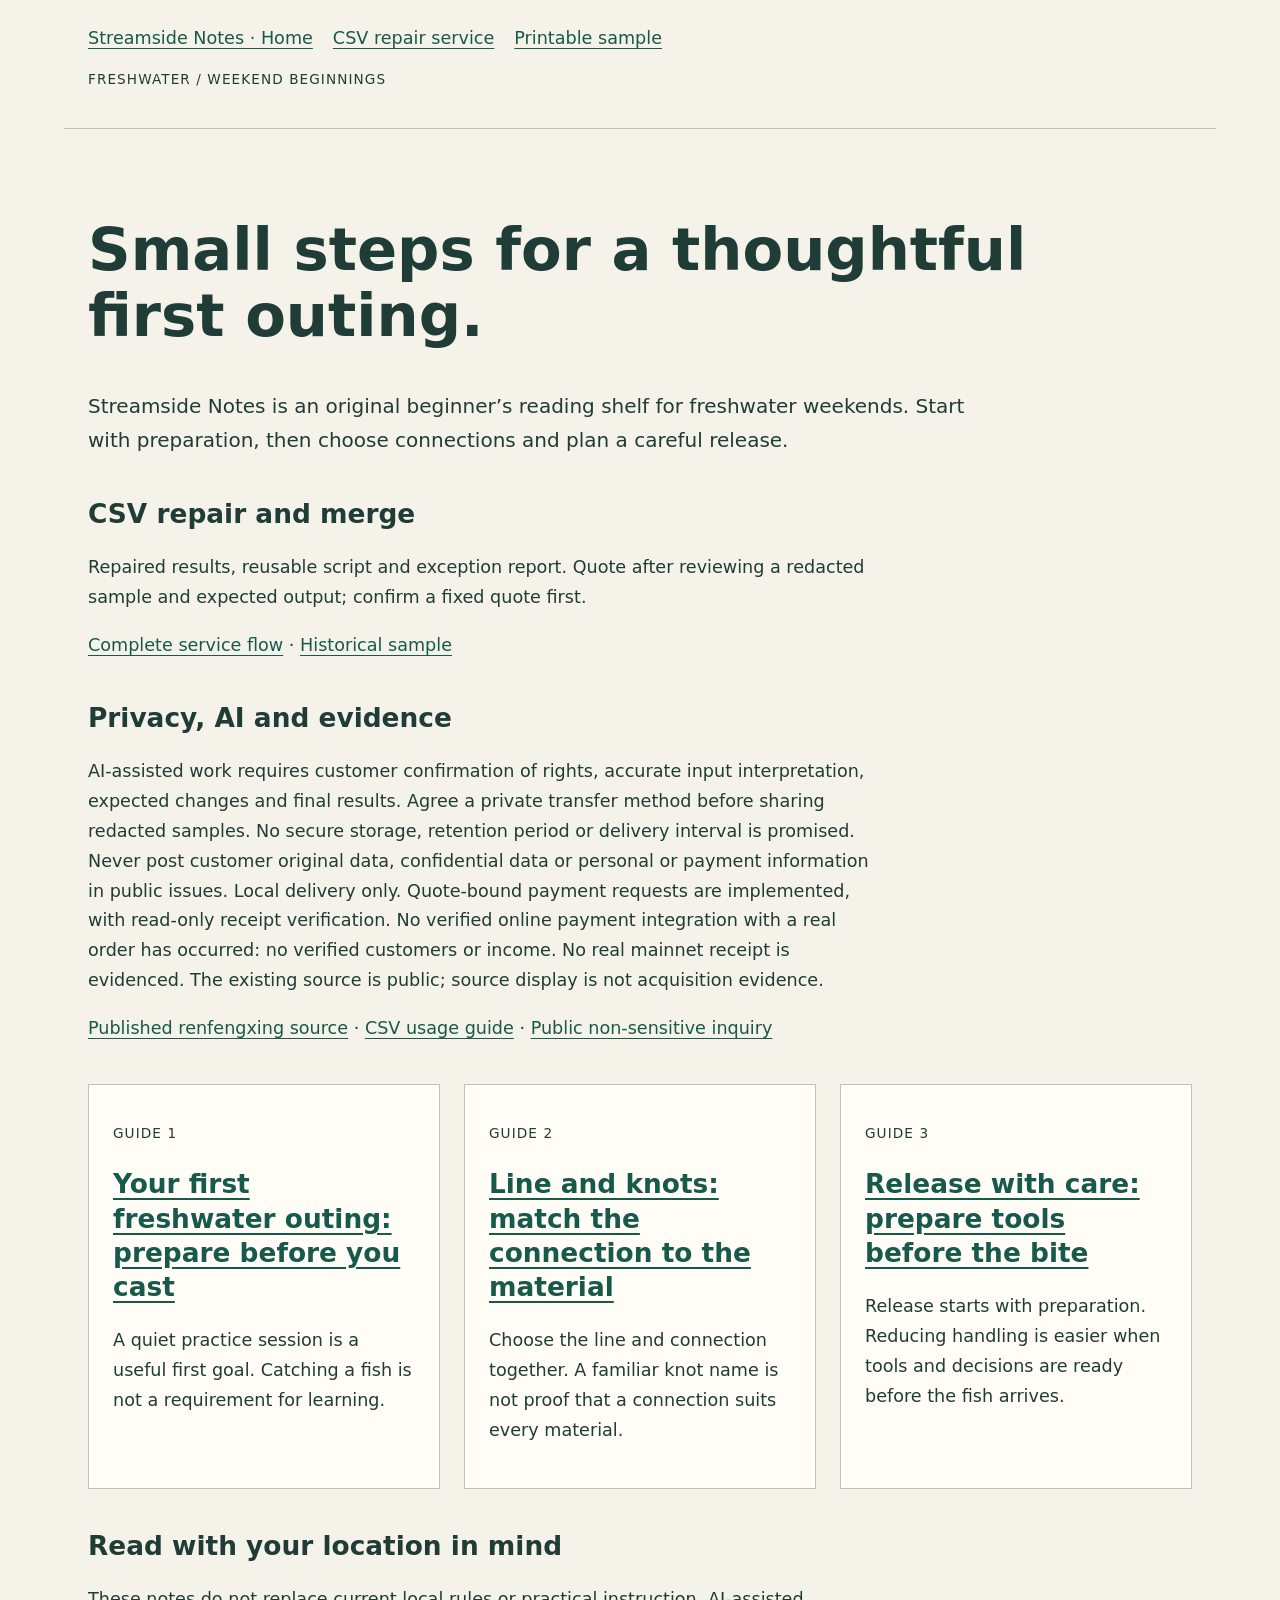
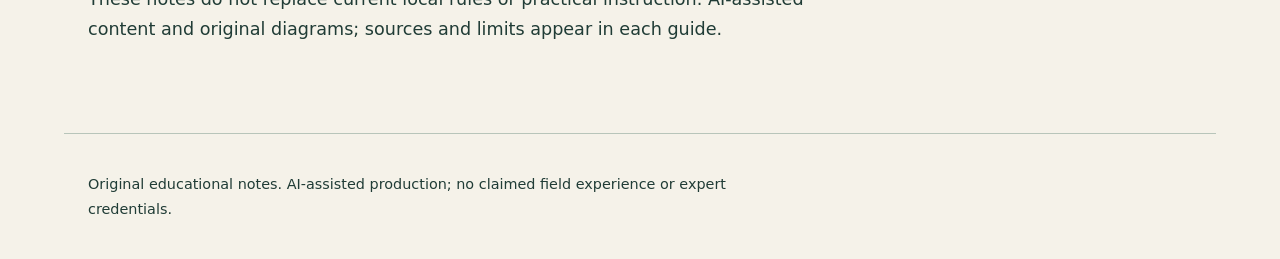
<file: index.html>
<!doctype html>
<html lang="en"><head><meta charset="utf-8"><meta name="viewport" content="width=device-width, initial-scale=1"><title>Freshwater beginnings | Streamside Notes</title><link rel="stylesheet" href="style.css"></head><body><a class="skip" href="#main">Skip to content</a><header><nav aria-label="Main"><a href="index.html">Streamside Notes · Home</a> <a href="service.html">CSV repair service</a> <a href="samples/outing-checklist.html">Printable sample</a></nav><p class="eyebrow">Freshwater / weekend beginnings</p></header><main id="main"><h1>Small steps for a thoughtful first outing.</h1><p class="intro">Streamside Notes is an original beginner’s reading shelf for freshwater weekends. Start with preparation, then choose connections and plan a careful release.</p><section aria-labelledby="service"><h2 id="service">CSV repair and merge</h2><p>Repaired results, reusable script and exception report. Quote after reviewing a redacted sample and expected output; confirm a fixed quote first.</p><a href="service.html">Complete service flow</a> · <a href="samples/outing-checklist.html">Historical sample</a></section><section><h2>Privacy, AI and evidence</h2><p>AI-assisted work requires customer confirmation of rights, accurate input interpretation, expected changes and final results. Agree a private transfer method before sharing redacted samples. No secure storage, retention period or delivery interval is promised. Never post customer original data, confidential data or personal or payment information in public issues. Local delivery only. Quote-bound payment requests are implemented, with read-only receipt verification. No verified online payment integration with a real order has occurred: no verified customers or income. No real mainnet receipt is evidenced. The existing source is public; source display is not acquisition evidence.</p><p><a href="https://github.com/renfengxing/streamside-notes">Published renfengxing source</a> · <a href="https://github.com/renfengxing/streamside-notes/blob/main/CSV_USAGE.md">CSV usage guide</a> · <a href="https://github.com/renfengxing/streamside-notes/issues/new/choose">Public non-sensitive inquiry</a></p></section><div class="cards"><article><p class="eyebrow">Guide 1</p><h2><a href="articles/first-outing.html">Your first freshwater outing: prepare before you cast</a></h2><p>A quiet practice session is a useful first goal. Catching a fish is not a requirement for learning.</p></article><article><p class="eyebrow">Guide 2</p><h2><a href="articles/line-and-knots.html">Line and knots: match the connection to the material</a></h2><p>Choose the line and connection together. A familiar knot name is not proof that a connection suits every material.</p></article><article><p class="eyebrow">Guide 3</p><h2><a href="articles/release-with-care.html">Release with care: prepare tools before the bite</a></h2><p>Release starts with preparation. Reducing handling is easier when tools and decisions are ready before the fish arrives.</p></article></div><section><h2>Read with your location in mind</h2><p>These notes do not replace current local rules or practical instruction. AI-assisted content and original diagrams; sources and limits appear in each guide.</p></section></main><footer><p>Original educational notes. AI-assisted production; no claimed field experience or expert credentials.</p></footer></body></html>
</file>
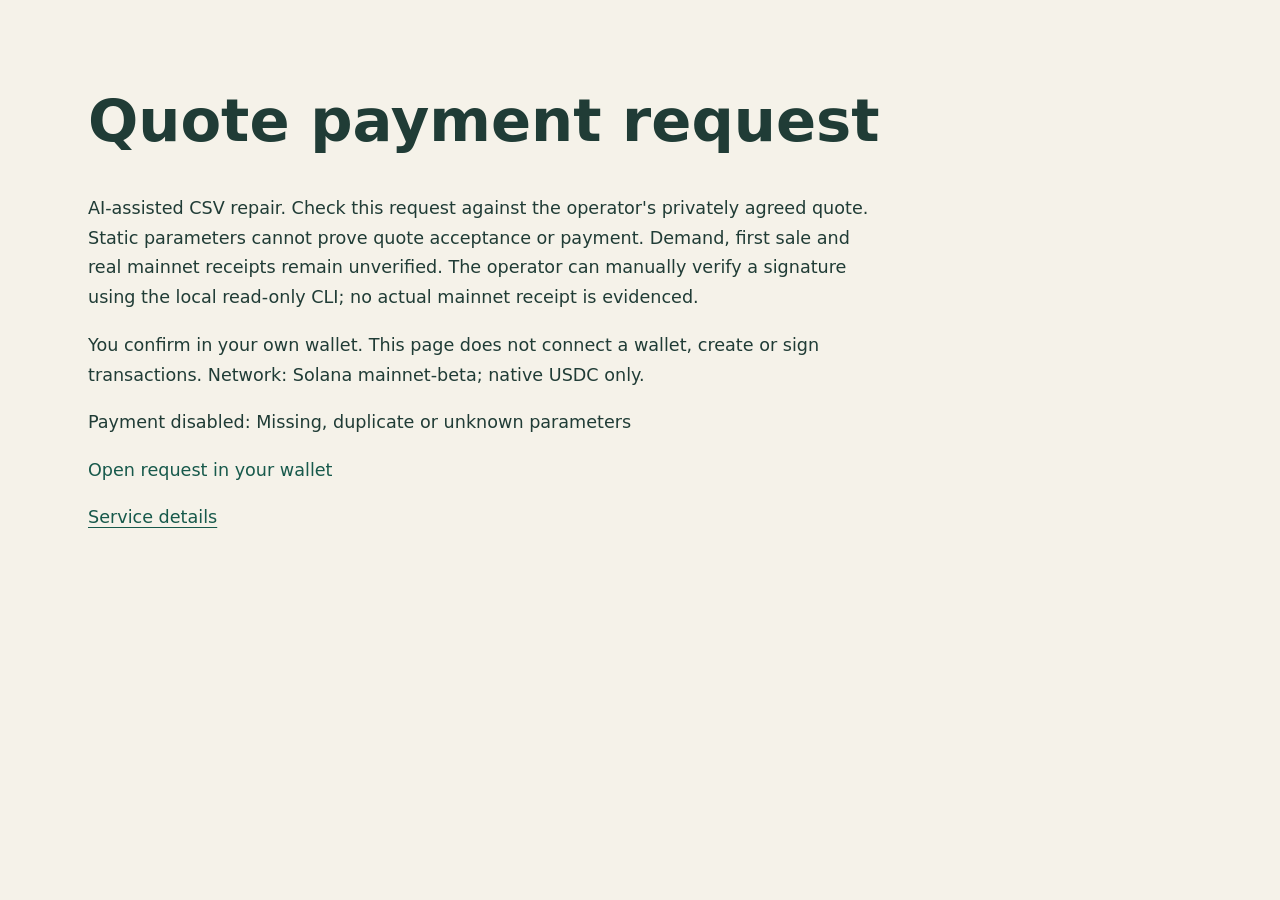
<file: pay.html>
<!doctype html>
<html lang="en"><meta charset="utf-8"><meta name="viewport" content="width=device-width"><title>Quote payment request — Streamside Notes</title>
<link rel="stylesheet" href="style.css"><main><h1>Quote payment request</h1>
<p>AI-assisted CSV repair. Check this request against the operator's privately agreed quote. Static parameters cannot prove quote acceptance or payment. Demand, first sale and real mainnet receipts remain unverified. The operator can manually verify a signature using the local read-only CLI; no actual mainnet receipt is evidenced.</p>
<p>You confirm in your own wallet. This page does not connect a wallet, create or sign transactions. Network: Solana mainnet-beta; native USDC only.</p>
<pre id="details"></pre><p id="status">Payment disabled: no confirmed request.</p><a id="payment" aria-disabled="true">Open request in your wallet</a><p><a href="service.html">Service details</a></p></main>
<script>
'use strict';
(() => {
const recipient='AUFXqDk3wJ3VTWzoEAng3V4Fcy8yQarUaFzQW3bxgTsS', mint='EPjFWdd5AufqSSqeM2qN1xzybapC8G4wEGGkZwyTDt1v';
const keys=['v','order','quote','accepted','amount','reference','created','expires','network','mint','recipient','demo'];
const link=document.getElementById('payment'), status=document.getElementById('status'), details=document.getElementById('details');
function disable(message){link.removeAttribute('href');link.setAttribute('aria-disabled','true');status.textContent=message;}
function validate(search, now){
 if(search.length>3000 || /%(?![0-9a-f]{2})/i.test(search)) throw Error('Invalid encoding');
 const entries=[...new URLSearchParams(search)]; const p=Object.fromEntries(entries);
 if(entries.length!==keys.length || Object.keys(p).length!==keys.length || keys.some(k=>!Object.hasOwn(p,k))) throw Error('Missing, duplicate or unknown parameters');
 if(p.v!=='1'||p.network!=='mainnet-beta'||p.recipient!==recipient||p.mint!==mint) throw Error('Fixed payment values changed');
 if(!/^[a-f0-9]{32}$/.test(p.order)||! /^[A-Za-z0-9][A-Za-z0-9._-]{0,79}$/.test(p.quote)||p.accepted!=='yes'||!['yes','no'].includes(p.demo)) throw Error('Invalid quote confirmation');
 if(!/^(0|[1-9][0-9]{0,14})(\.[0-9]{1,6})?$/.test(p.amount)) throw Error('Invalid decimal amount');
 const [whole,fraction='']=p.amount.split('.'); const units=BigInt(whole)*1000000n+BigInt((fraction+'000000').slice(0,6));
 if(units<=0n || units>18446744073709551615n) throw Error('Amount outside u64');
 const alphabet='123456789ABCDEFGHJKLMNPQRSTUVWXYZabcdefghijkmnopqrstuvwxyz';
 if(!/^[1-9A-HJ-NP-Za-km-z]{32,44}$/.test(p.reference)) throw Error('Invalid reference');
 let n=0n; for(const c of p.reference)n=n*58n+BigInt(alphabet.indexOf(c));
 let bytes=0;for(let v=n;v>0n;v>>=8n)bytes++;
 if(bytes+(p.reference.match(/^1*/)[0].length)!==32) throw Error('Reference length');
 function time(s){if(!/^\d{4}-\d\d-\d\dT\d\d:\d\d:\d\dZ$/.test(s))throw Error('Invalid UTC time'); const t=Date.parse(s);if(!Number.isFinite(t)||new Date(t).toISOString()!==s.replace('Z','.000Z'))throw Error('Invalid calendar time');return t;}
 const created=time(p.created),expires=time(p.expires);
 if(created>now||expires<=created||expires-created>604800000||expires<=now) throw Error('Invalid or expired request');
 return p;
}
function render(){
 disable('Payment disabled');
 try{
 if(location.hash)throw Error('Unexpected fragment');
 const p=validate(location.search,Date.now());
 details.textContent=keys.map(k=>k+': '+p[k]).join('\n')+'\nCurrency: USDC';
 if(p.demo==='yes'){disable('Synthetic demo — actual payment disabled');return;}
 const q=new URLSearchParams({amount:p.amount,'spl-token':mint,reference:p.reference});
 link.setAttribute('href','solana:'+recipient+'?'+q.toString());link.setAttribute('aria-disabled','false');status.textContent='Request only. Verify the quote with the operator before confirming in your wallet.';
 }catch(error){details.textContent='';disable('Payment disabled: '+error.message);}
}
render();setInterval(render,1000);
})();
</script></html>
</file>
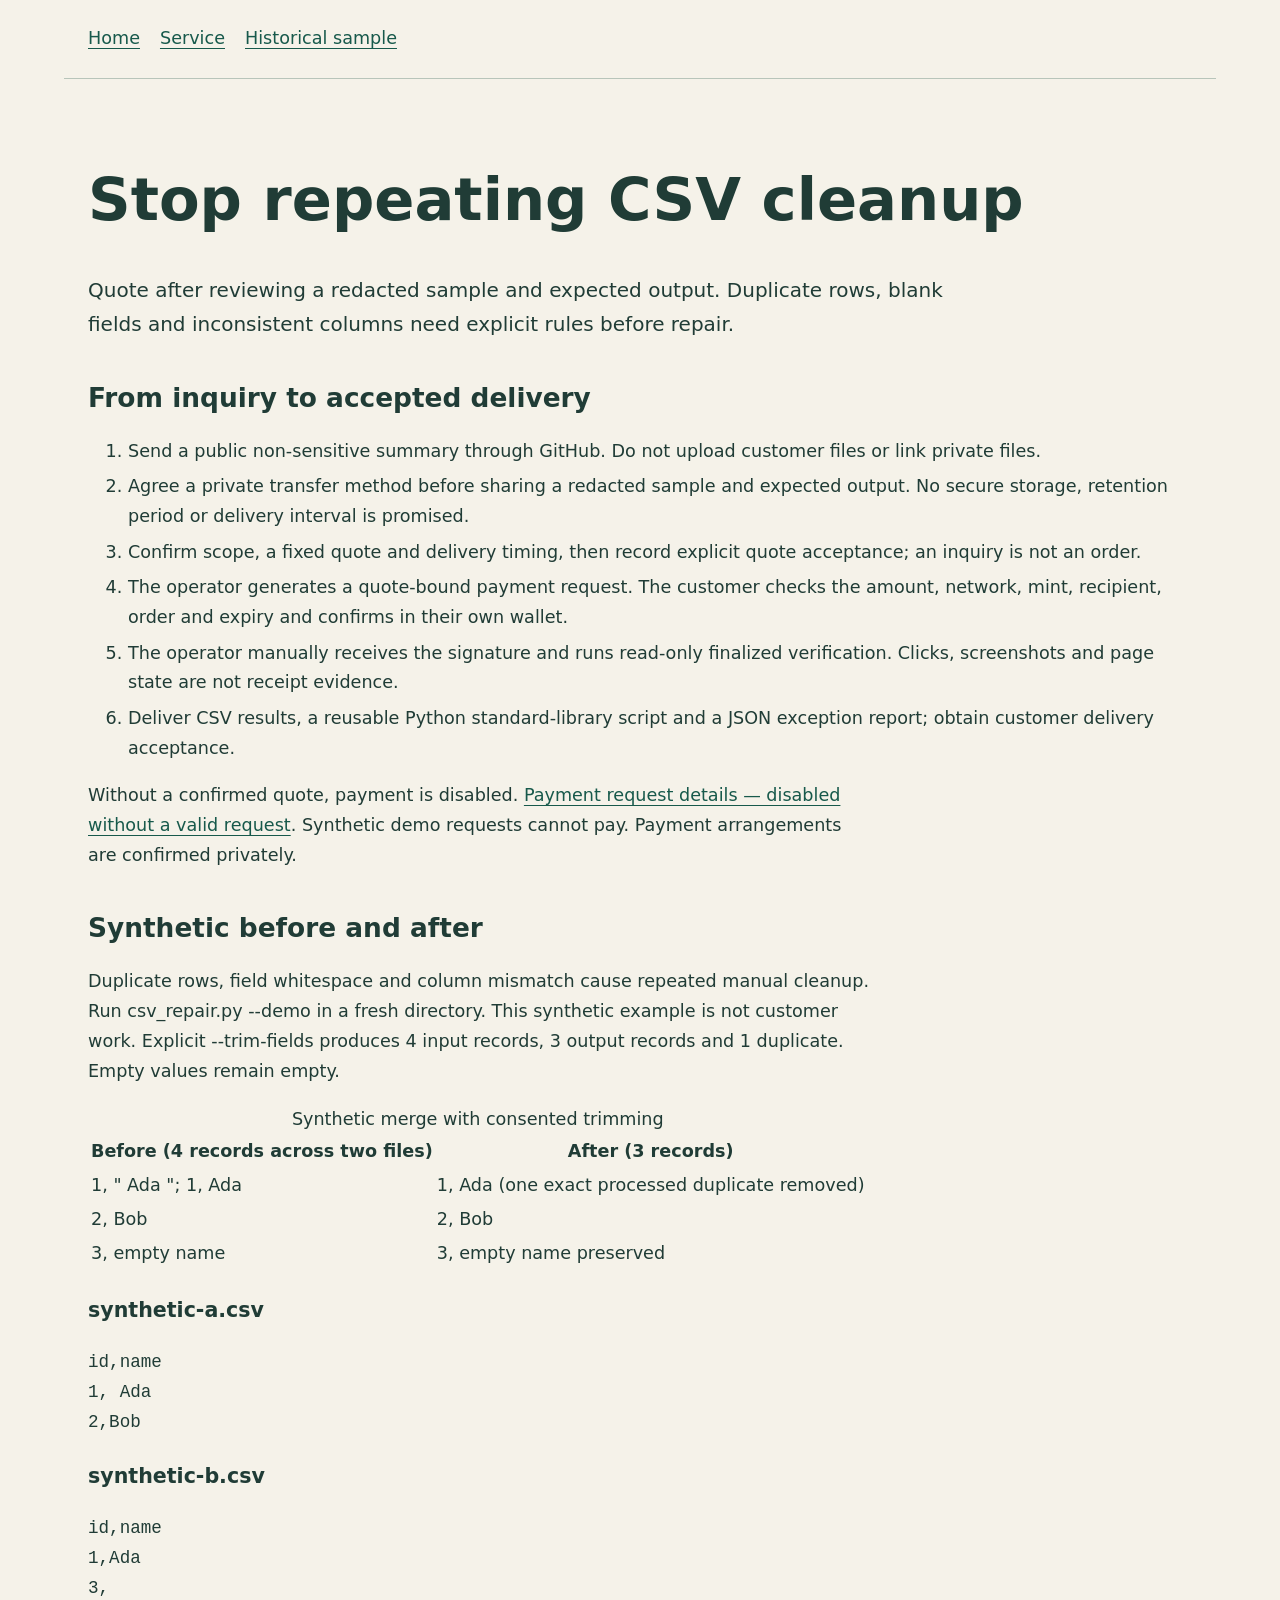
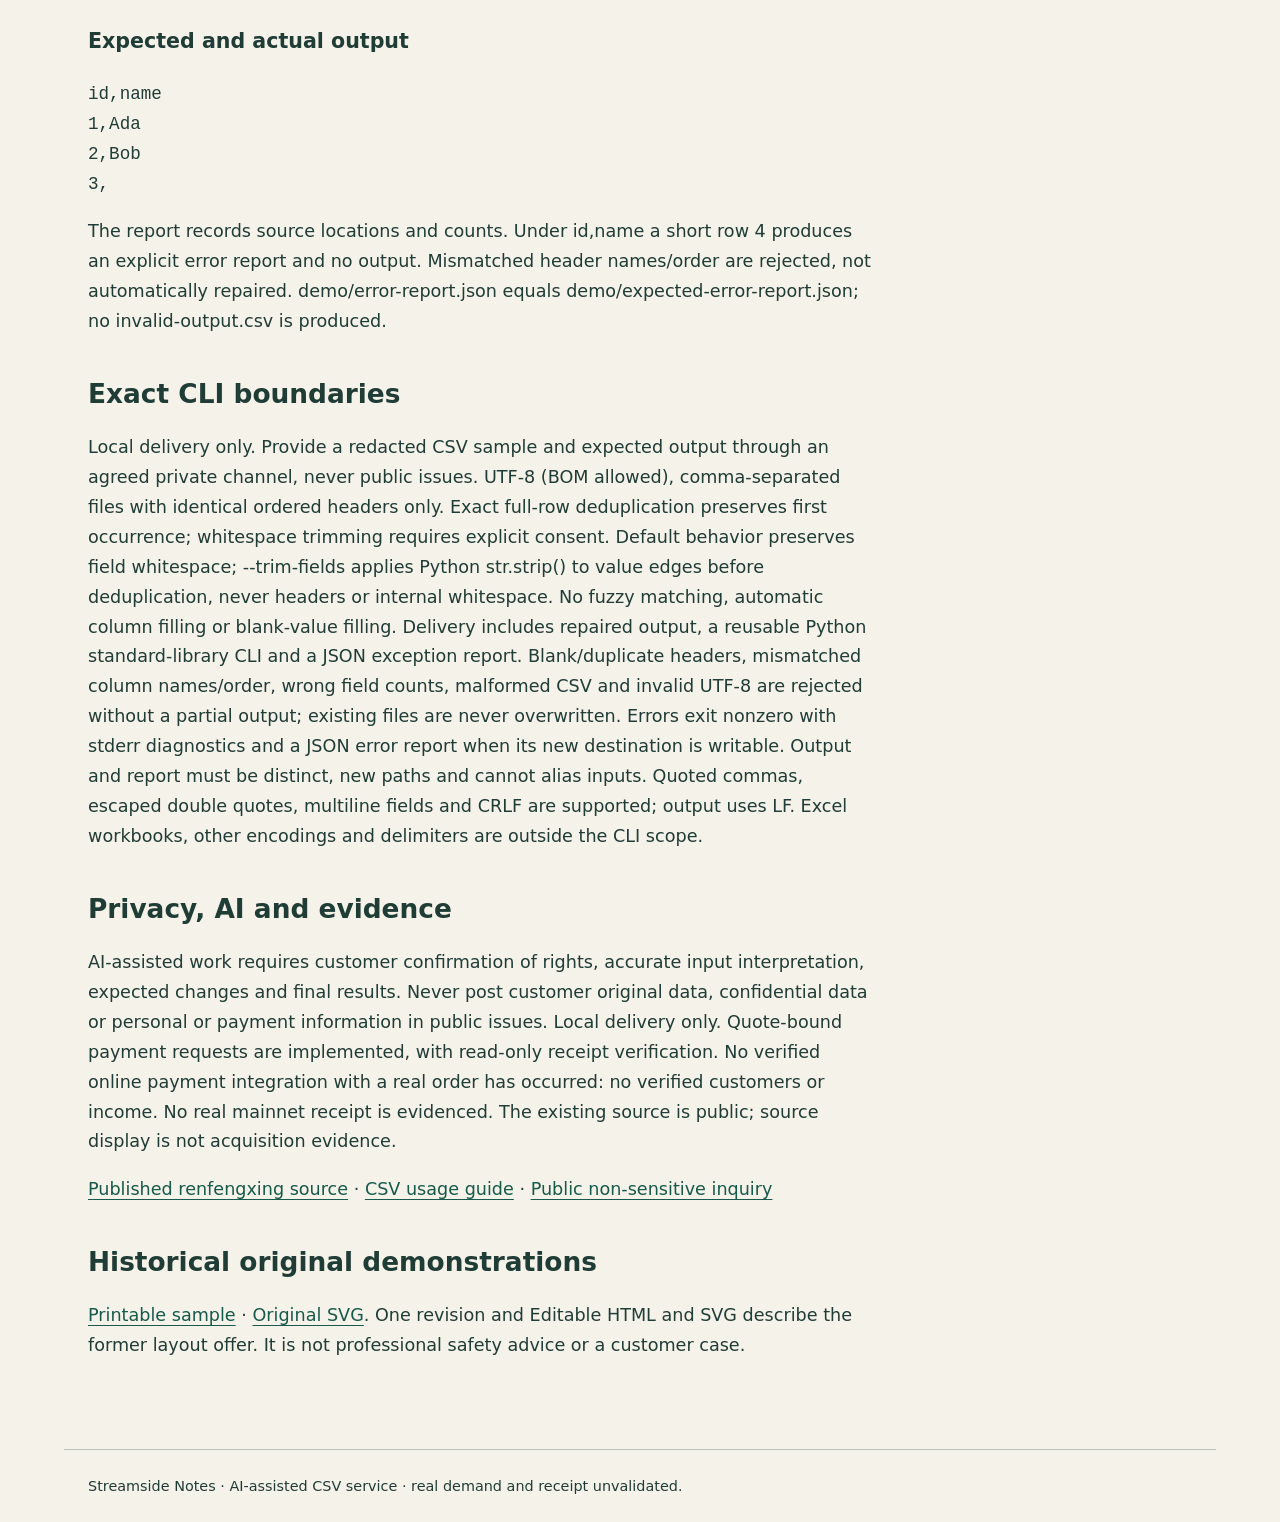
<file: service.html>
<!doctype html><html lang="en"><head><meta charset="utf-8"><meta name="viewport" content="width=device-width, initial-scale=1"><title>CSV repair service | Streamside Notes</title><link rel="stylesheet" href="style.css"></head><body><a class="skip" href="#main">Skip to content</a><header><nav aria-label="Main"><a href="index.html">Home</a> <a href="service.html" aria-current="page">Service</a> <a href="samples/outing-checklist.html">Historical sample</a></nav></header><main id="main"><h1>Stop repeating CSV cleanup</h1><p class="intro">Quote after reviewing a redacted sample and expected output. Duplicate rows, blank fields and inconsistent columns need explicit rules before repair.</p><section><h2>From inquiry to accepted delivery</h2><ol><li>Send a public non-sensitive summary through GitHub. Do not upload customer files or link private files.</li><li>Agree a private transfer method before sharing a redacted sample and expected output. No secure storage, retention period or delivery interval is promised.</li><li>Confirm scope, a fixed quote and delivery timing, then record explicit quote acceptance; an inquiry is not an order.</li><li>The operator generates a quote-bound payment request. The customer checks the amount, network, mint, recipient, order and expiry and confirms in their own wallet.</li><li>The operator manually receives the signature and runs read-only finalized verification. Clicks, screenshots and page state are not receipt evidence.</li><li>Deliver CSV results, a reusable Python standard-library script and a JSON exception report; obtain customer delivery acceptance.</li></ol><p>Without a confirmed quote, payment is disabled. <a href="pay.html">Payment request details — disabled without a valid request</a>. Synthetic demo requests cannot pay. Payment arrangements are confirmed privately.</p></section><section><h2>Synthetic before and after</h2><p>Duplicate rows, field whitespace and column mismatch cause repeated manual cleanup. Run csv_repair.py --demo in a fresh directory. This synthetic example is not customer work. Explicit --trim-fields produces 4 input records, 3 output records and 1 duplicate. Empty values remain empty.</p><table><caption>Synthetic merge with consented trimming</caption><thead><tr><th>Before (4 records across two files)</th><th>After (3 records)</th></tr></thead><tbody><tr><td>1, &quot; Ada &quot;; 1, Ada</td><td>1, Ada (one exact processed duplicate removed)</td></tr><tr><td>2, Bob</td><td>2, Bob</td></tr><tr><td>3, empty name</td><td>3, empty name preserved</td></tr></tbody></table><h3>synthetic-a.csv</h3><pre>id,name
1, Ada&#32;
2,Bob
</pre><h3>synthetic-b.csv</h3><pre>id,name
1,Ada
3,
</pre><h3>Expected and actual output</h3><pre>id,name
1,Ada
2,Bob
3,
</pre><p>The report records source locations and counts. Under id,name a short row 4 produces an explicit error report and no output. Mismatched header names/order are rejected, not automatically repaired. demo/error-report.json equals demo/expected-error-report.json; no invalid-output.csv is produced.</p></section><section><h2>Exact CLI boundaries</h2><p>Local delivery only. Provide a redacted CSV sample and expected output through an agreed private channel, never public issues. UTF-8 (BOM allowed), comma-separated files with identical ordered headers only. Exact full-row deduplication preserves first occurrence; whitespace trimming requires explicit consent. Default behavior preserves field whitespace; --trim-fields applies Python str.strip() to value edges before deduplication, never headers or internal whitespace. No fuzzy matching, automatic column filling or blank-value filling. Delivery includes repaired output, a reusable Python standard-library CLI and a JSON exception report. Blank/duplicate headers, mismatched column names/order, wrong field counts, malformed CSV and invalid UTF-8 are rejected without a partial output; existing files are never overwritten. Errors exit nonzero with stderr diagnostics and a JSON error report when its new destination is writable. Output and report must be distinct, new paths and cannot alias inputs. Quoted commas, escaped double quotes, multiline fields and CRLF are supported; output uses LF. Excel workbooks, other encodings and delimiters are outside the CLI scope.</p></section><section><h2>Privacy, AI and evidence</h2><p>AI-assisted work requires customer confirmation of rights, accurate input interpretation, expected changes and final results. Never post customer original data, confidential data or personal or payment information in public issues. Local delivery only. Quote-bound payment requests are implemented, with read-only receipt verification. No verified online payment integration with a real order has occurred: no verified customers or income. No real mainnet receipt is evidenced. The existing source is public; source display is not acquisition evidence.</p><p><a href="https://github.com/renfengxing/streamside-notes">Published renfengxing source</a> · <a href="https://github.com/renfengxing/streamside-notes/blob/main/CSV_USAGE.md">CSV usage guide</a> · <a href="https://github.com/renfengxing/streamside-notes/issues/new/choose">Public non-sensitive inquiry</a></p></section><section><h2>Historical original demonstrations</h2><p><a href="samples/outing-checklist.html">Printable sample</a> · <a href="assets/outing-plan.svg">Original SVG</a>. One revision and Editable HTML and SVG describe the former layout offer. It is not professional safety advice or a customer case.</p></section></main><footer>Streamside Notes · AI-assisted CSV service · real demand and receipt unvalidated.</footer></body></html>
</file>
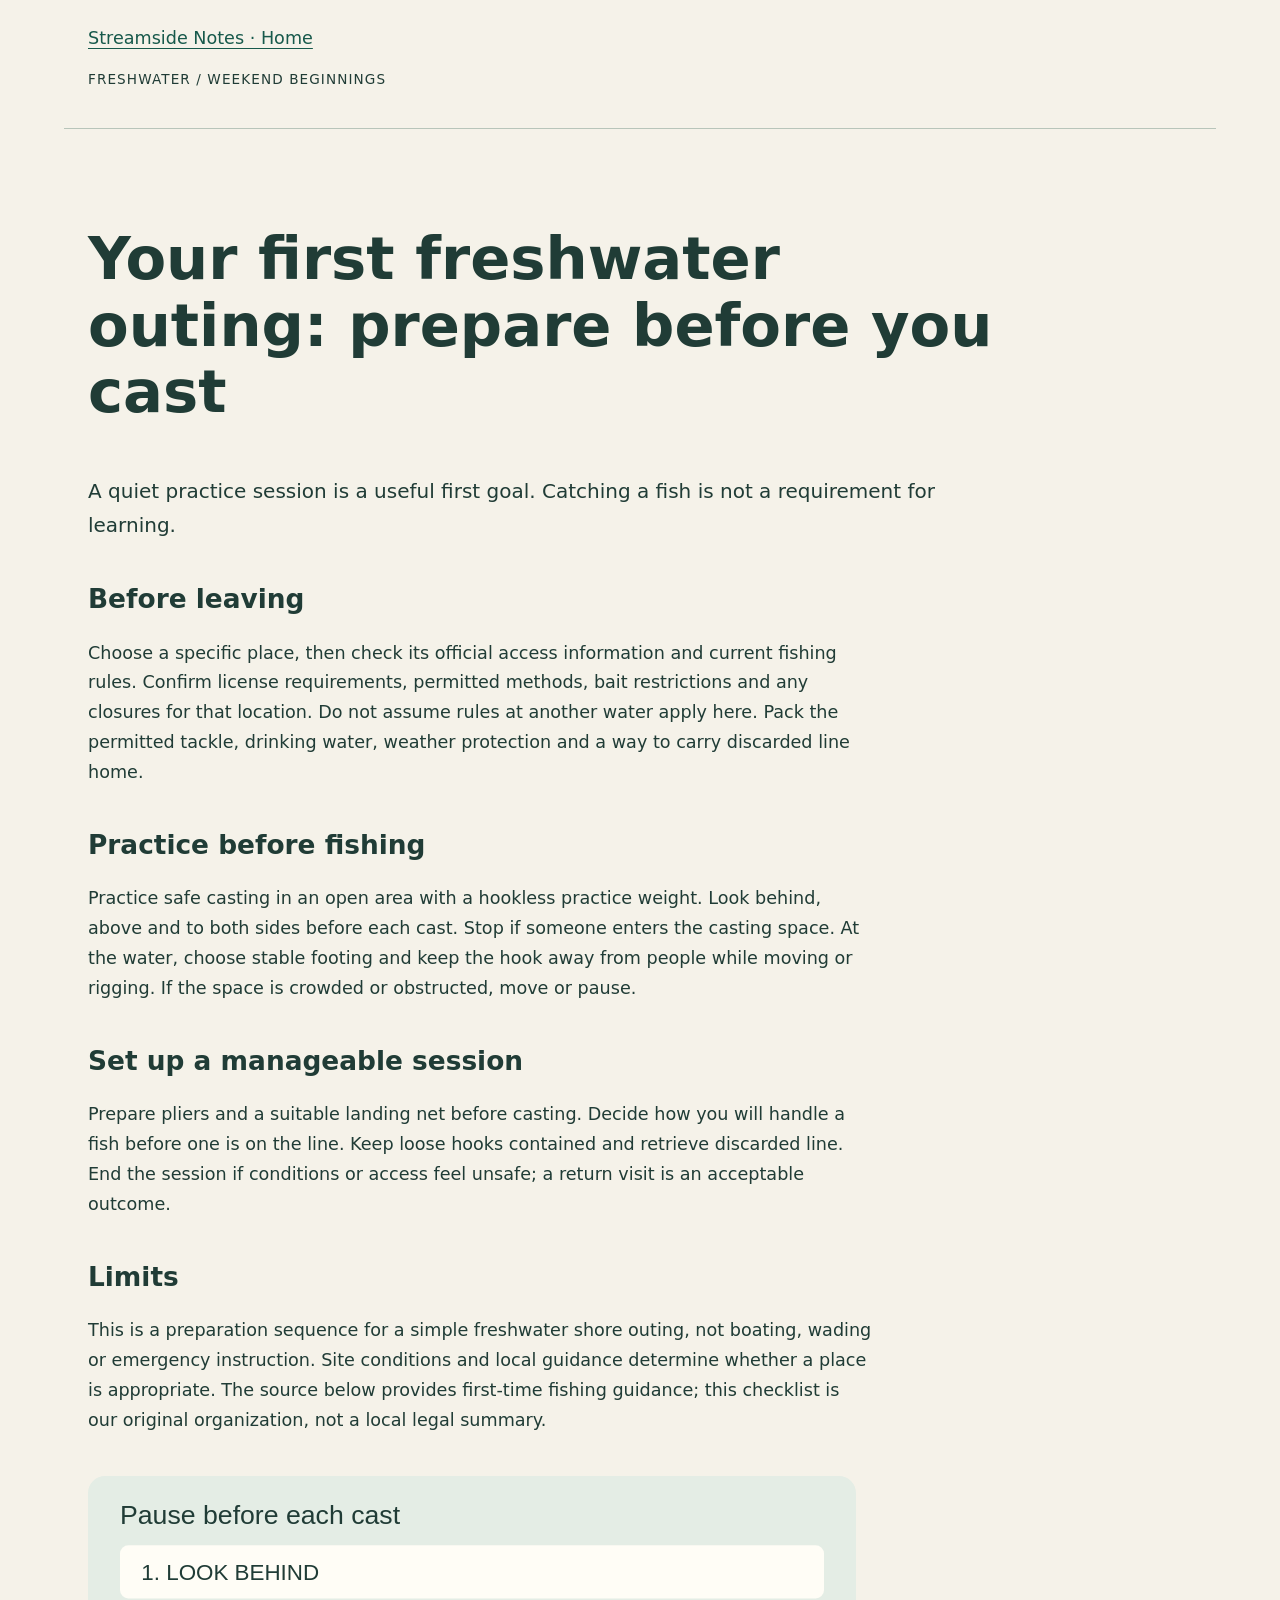
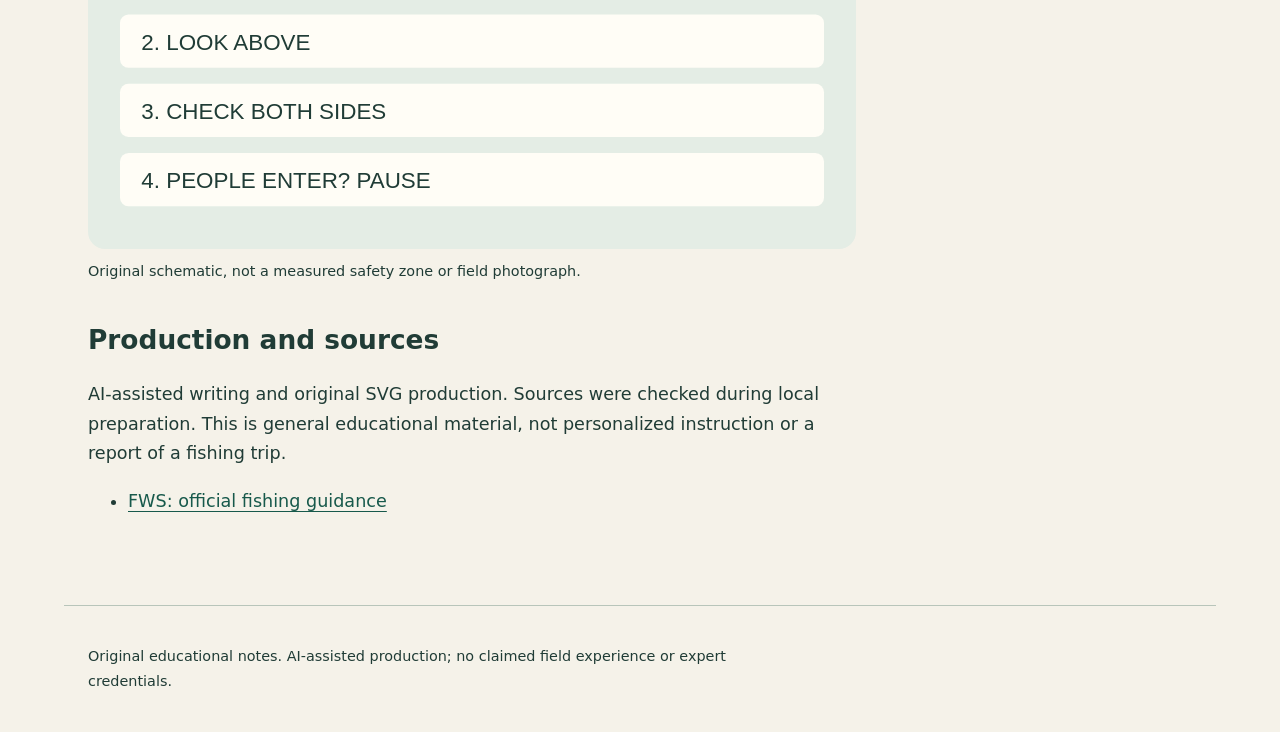
<file: articles/first-outing.html>
<!doctype html>
<html lang="en"><head><meta charset="utf-8"><meta name="viewport" content="width=device-width, initial-scale=1"><title>Your first freshwater outing: prepare before you cast | Streamside Notes</title><link rel="stylesheet" href="../style.css"></head><body><a class="skip" href="#main">Skip to content</a><header><nav aria-label="Main"><a href="../index.html">Streamside Notes · Home</a></nav><p class="eyebrow">Freshwater / weekend beginnings</p></header><main id="main"><article><h1>Your first freshwater outing: prepare before you cast</h1><p class="intro">A quiet practice session is a useful first goal. Catching a fish is not a requirement for learning.</p><section><h2>Before leaving</h2><p>Choose a specific place, then check its official access information and current fishing rules. Confirm license requirements, permitted methods, bait restrictions and any closures for that location. Do not assume rules at another water apply here. Pack the permitted tackle, drinking water, weather protection and a way to carry discarded line home.</p></section><section><h2>Practice before fishing</h2><p>Practice safe casting in an open area with a hookless practice weight. Look behind, above and to both sides before each cast. Stop if someone enters the casting space. At the water, choose stable footing and keep the hook away from people while moving or rigging. If the space is crowded or obstructed, move or pause.</p></section><section><h2>Set up a manageable session</h2><p>Prepare pliers and a suitable landing net before casting. Decide how you will handle a fish before one is on the line. Keep loose hooks contained and retrieve discarded line. End the session if conditions or access feel unsafe; a return visit is an acceptable outcome.</p></section><section><h2>Limits</h2><p>This is a preparation sequence for a simple freshwater shore outing, not boating, wading or emergency instruction. Site conditions and local guidance determine whether a place is appropriate. The source below provides first-time fishing guidance; this checklist is our original organization, not a local legal summary.</p></section><figure><img src="../assets/casting-space.svg" alt="Casting check: look behind, above and beside you; pause when people enter the space."><figcaption>Original schematic, not a measured safety zone or field photograph.</figcaption></figure><section><h2>Production and sources</h2><p>AI-assisted writing and original SVG production. Sources were checked during local preparation. This is general educational material, not personalized instruction or a report of a fishing trip.</p><ul><li><a href="https://www.fws.gov/story/guide-fishing-first-time">FWS: official fishing guidance</a></li></ul></section></article></main><footer><p>Original educational notes. AI-assisted production; no claimed field experience or expert credentials.</p></footer></body></html>
</file>
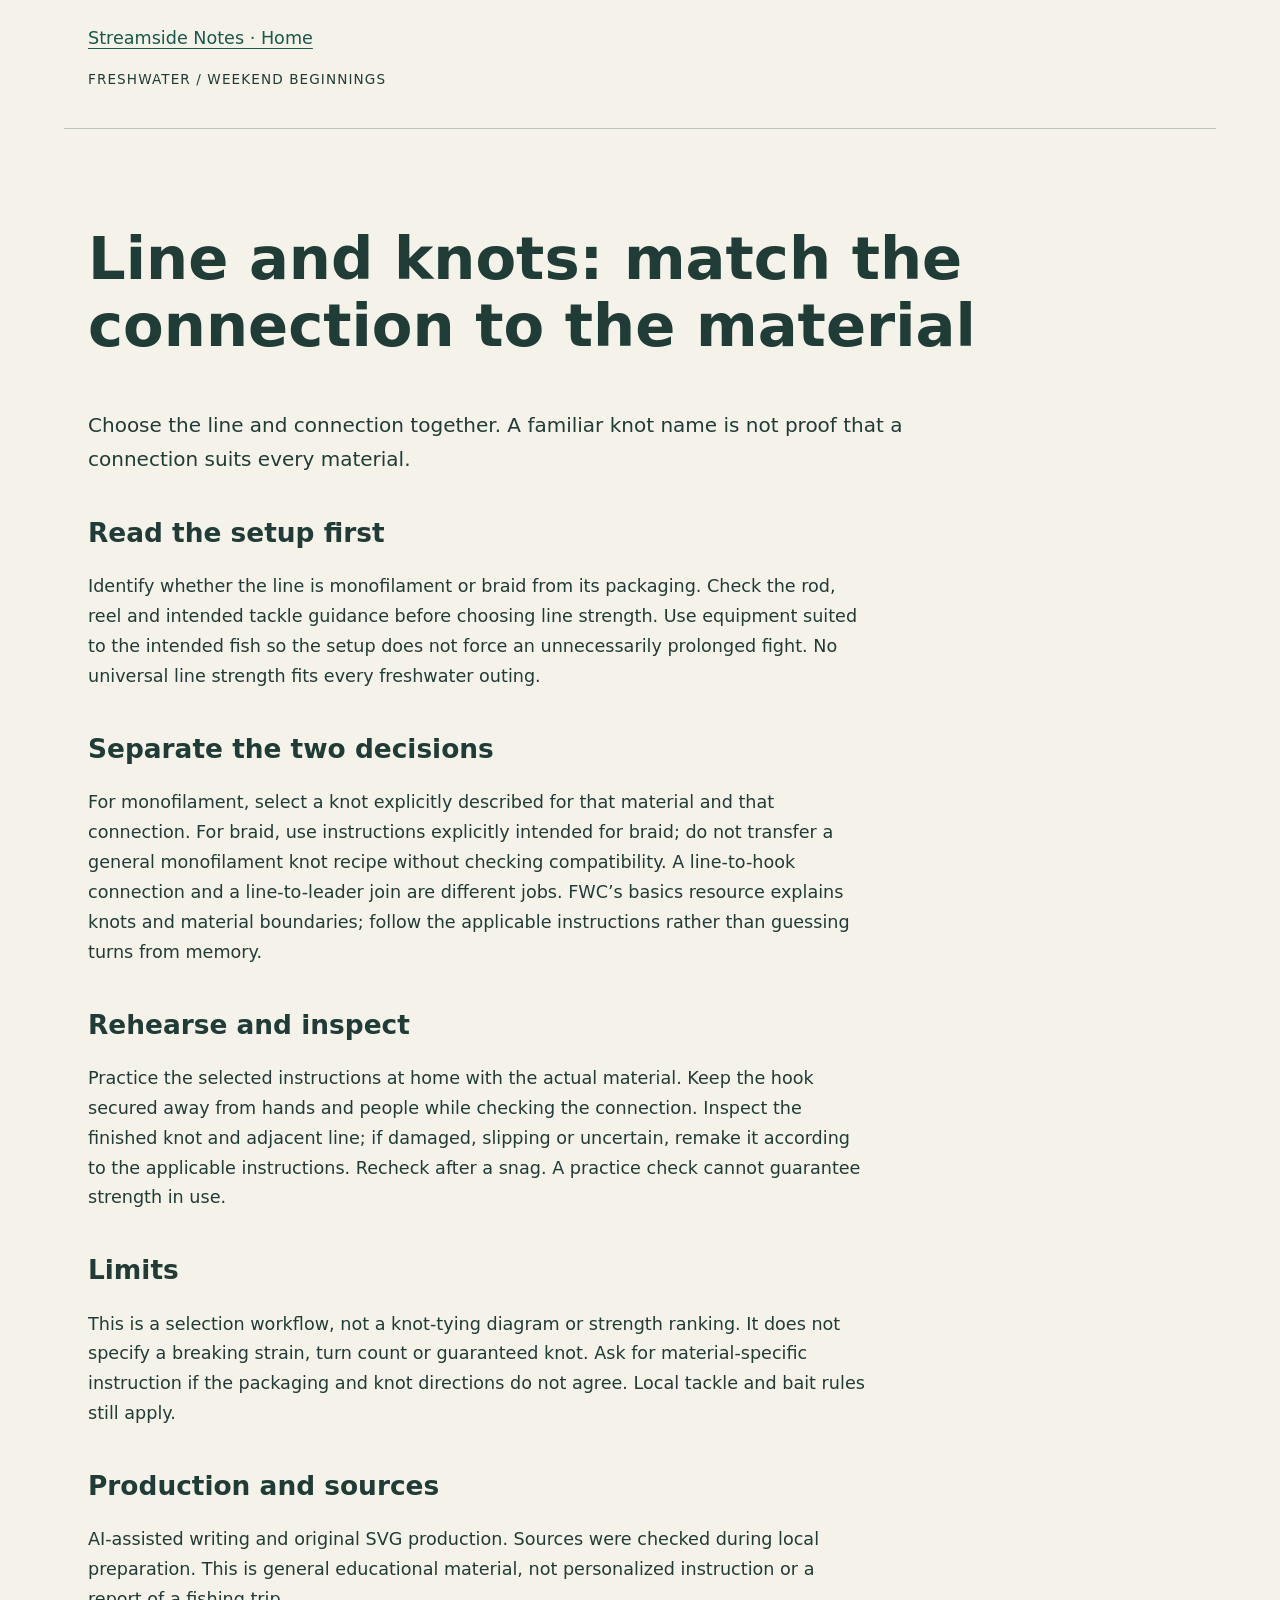
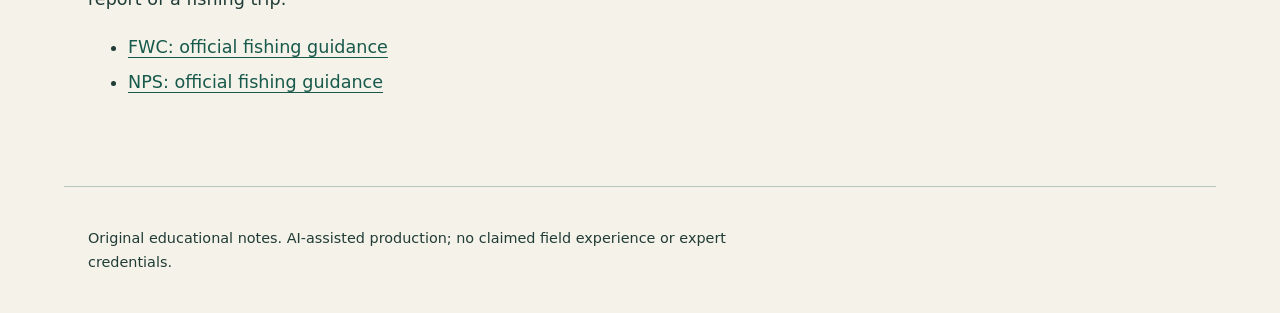
<file: articles/line-and-knots.html>
<!doctype html>
<html lang="en"><head><meta charset="utf-8"><meta name="viewport" content="width=device-width, initial-scale=1"><title>Line and knots: match the connection to the material | Streamside Notes</title><link rel="stylesheet" href="../style.css"></head><body><a class="skip" href="#main">Skip to content</a><header><nav aria-label="Main"><a href="../index.html">Streamside Notes · Home</a></nav><p class="eyebrow">Freshwater / weekend beginnings</p></header><main id="main"><article><h1>Line and knots: match the connection to the material</h1><p class="intro">Choose the line and connection together. A familiar knot name is not proof that a connection suits every material.</p><section><h2>Read the setup first</h2><p>Identify whether the line is monofilament or braid from its packaging. Check the rod, reel and intended tackle guidance before choosing line strength. Use equipment suited to the intended fish so the setup does not force an unnecessarily prolonged fight. No universal line strength fits every freshwater outing.</p></section><section><h2>Separate the two decisions</h2><p>For monofilament, select a knot explicitly described for that material and that connection. For braid, use instructions explicitly intended for braid; do not transfer a general monofilament knot recipe without checking compatibility. A line-to-hook connection and a line-to-leader join are different jobs. FWC’s basics resource explains knots and material boundaries; follow the applicable instructions rather than guessing turns from memory.</p></section><section><h2>Rehearse and inspect</h2><p>Practice the selected instructions at home with the actual material. Keep the hook secured away from hands and people while checking the connection. Inspect the finished knot and adjacent line; if damaged, slipping or uncertain, remake it according to the applicable instructions. Recheck after a snag. A practice check cannot guarantee strength in use.</p></section><section><h2>Limits</h2><p>This is a selection workflow, not a knot-tying diagram or strength ranking. It does not specify a breaking strain, turn count or guaranteed knot. Ask for material-specific instruction if the packaging and knot directions do not agree. Local tackle and bait rules still apply.</p></section><section><h2>Production and sources</h2><p>AI-assisted writing and original SVG production. Sources were checked during local preparation. This is general educational material, not personalized instruction or a report of a fishing trip.</p><ul><li><a href="https://myfwc.com/fishing/basics/">FWC: official fishing guidance</a></li><li><a href="https://www.nps.gov/subjects/fishing/how-to-safely-catch-and-release.htm">NPS: official fishing guidance</a></li></ul></section></article></main><footer><p>Original educational notes. AI-assisted production; no claimed field experience or expert credentials.</p></footer></body></html>
</file>
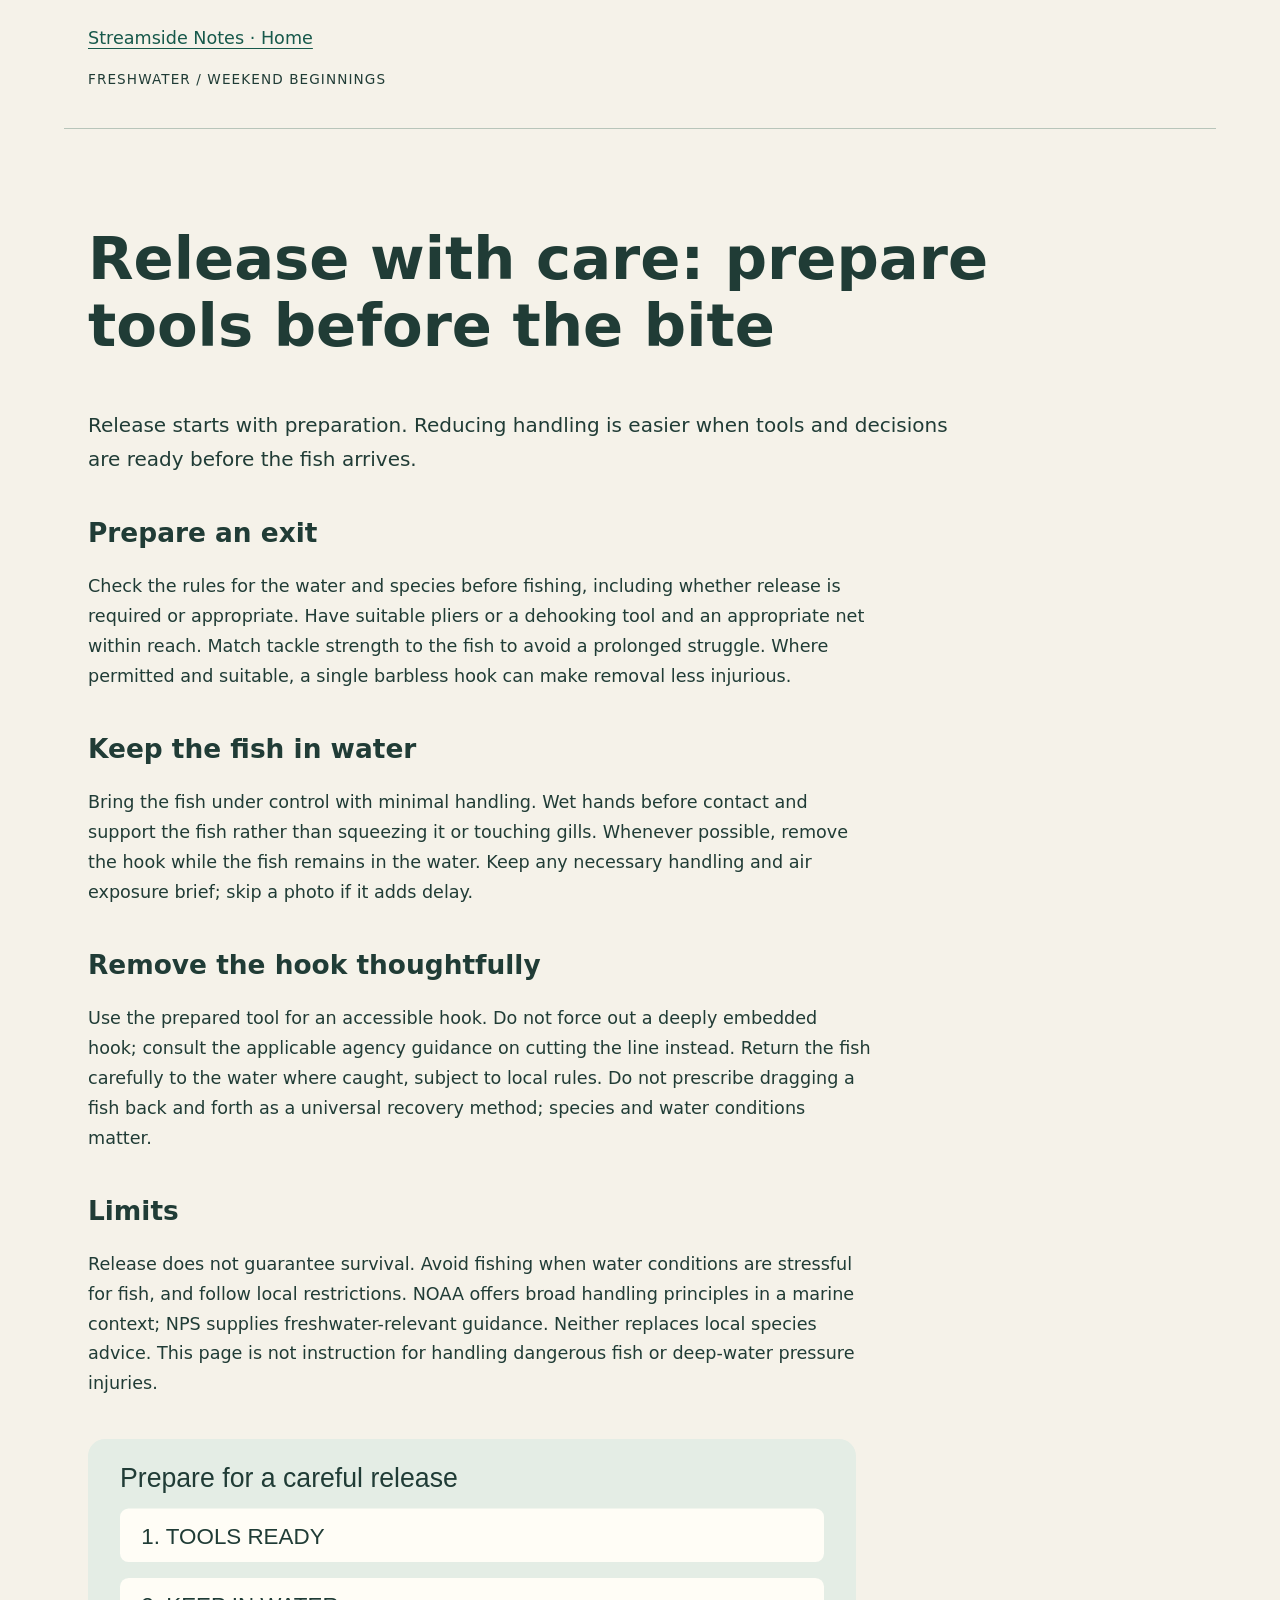
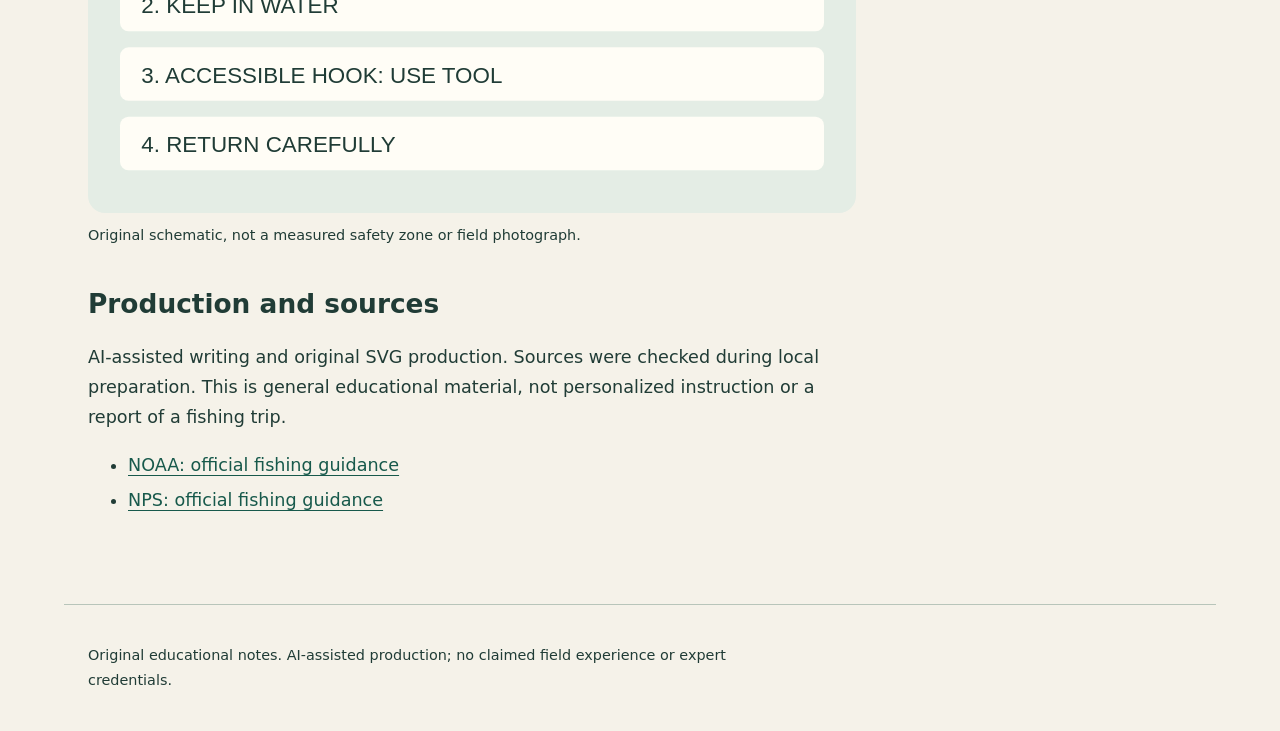
<file: articles/release-with-care.html>
<!doctype html>
<html lang="en"><head><meta charset="utf-8"><meta name="viewport" content="width=device-width, initial-scale=1"><title>Release with care: prepare tools before the bite | Streamside Notes</title><link rel="stylesheet" href="../style.css"></head><body><a class="skip" href="#main">Skip to content</a><header><nav aria-label="Main"><a href="../index.html">Streamside Notes · Home</a></nav><p class="eyebrow">Freshwater / weekend beginnings</p></header><main id="main"><article><h1>Release with care: prepare tools before the bite</h1><p class="intro">Release starts with preparation. Reducing handling is easier when tools and decisions are ready before the fish arrives.</p><section><h2>Prepare an exit</h2><p>Check the rules for the water and species before fishing, including whether release is required or appropriate. Have suitable pliers or a dehooking tool and an appropriate net within reach. Match tackle strength to the fish to avoid a prolonged struggle. Where permitted and suitable, a single barbless hook can make removal less injurious.</p></section><section><h2>Keep the fish in water</h2><p>Bring the fish under control with minimal handling. Wet hands before contact and support the fish rather than squeezing it or touching gills. Whenever possible, remove the hook while the fish remains in the water. Keep any necessary handling and air exposure brief; skip a photo if it adds delay.</p></section><section><h2>Remove the hook thoughtfully</h2><p>Use the prepared tool for an accessible hook. Do not force out a deeply embedded hook; consult the applicable agency guidance on cutting the line instead. Return the fish carefully to the water where caught, subject to local rules. Do not prescribe dragging a fish back and forth as a universal recovery method; species and water conditions matter.</p></section><section><h2>Limits</h2><p>Release does not guarantee survival. Avoid fishing when water conditions are stressful for fish, and follow local restrictions. NOAA offers broad handling principles in a marine context; NPS supplies freshwater-relevant guidance. Neither replaces local species advice. This page is not instruction for handling dangerous fish or deep-water pressure injuries.</p></section><figure><img src="../assets/release-flow.svg" alt="Release sequence: prepare tools, keep fish in water, remove accessible hook, return carefully."><figcaption>Original schematic, not a measured safety zone or field photograph.</figcaption></figure><section><h2>Production and sources</h2><p>AI-assisted writing and original SVG production. Sources were checked during local preparation. This is general educational material, not personalized instruction or a report of a fishing trip.</p><ul><li><a href="https://www.fisheries.noaa.gov/national/resources-fishing/catch-and-release-fishing-best-practices">NOAA: official fishing guidance</a></li><li><a href="https://www.nps.gov/subjects/fishing/how-to-safely-catch-and-release.htm">NPS: official fishing guidance</a></li></ul></section></article></main><footer><p>Original educational notes. AI-assisted production; no claimed field experience or expert credentials.</p></footer></body></html>
</file>
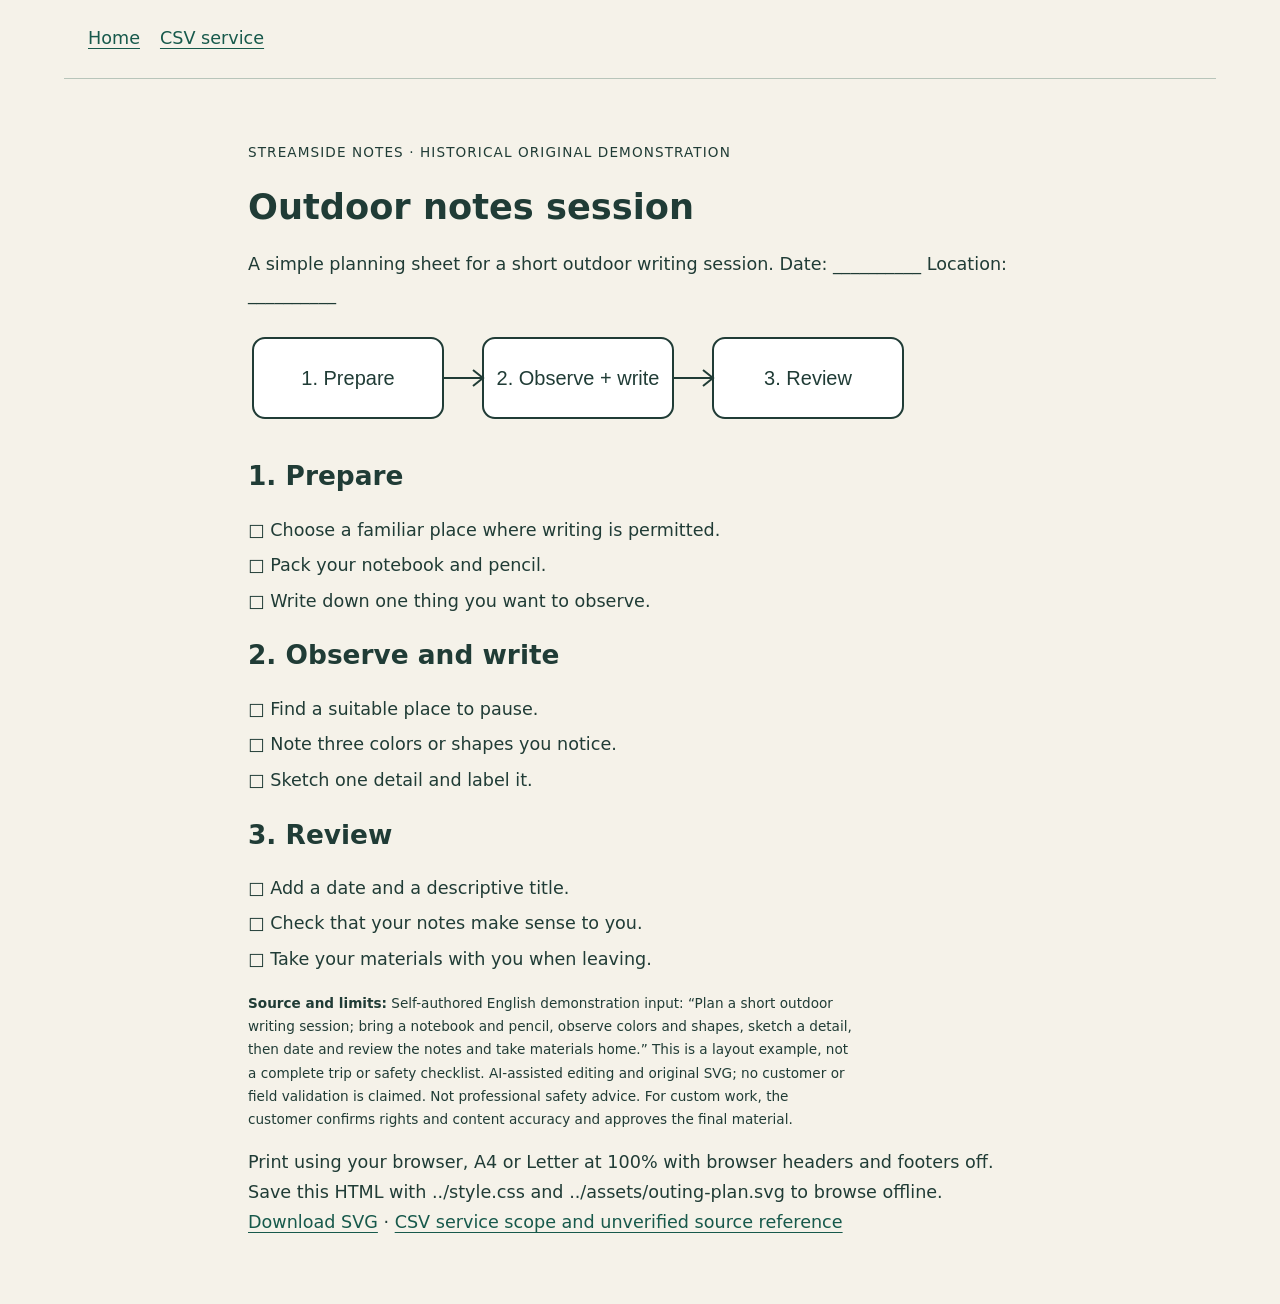
<file: samples/outing-checklist.html>
<!doctype html>
<html lang="en"><head><meta charset="utf-8"><meta name="viewport" content="width=device-width, initial-scale=1"><title>Outdoor notes session | Printable sample</title><link rel="stylesheet" href="../style.css"></head><body class="printable"><a class="skip" href="#main">Skip to content</a><header><nav aria-label="Main"><a href="../index.html">Home</a> <a href="../service.html">CSV service</a></nav></header><main id="main"><p class="eyebrow">Streamside Notes · historical original demonstration</p><h1>Outdoor notes session</h1><p>A simple planning sheet for a short outdoor writing session. Date: __________ Location: __________</p><img class="sample-diagram" src="../assets/outing-plan.svg" alt="Three stages: prepare your notes, observe and write, then review your page."><div class="checklist"><section><h2>1. Prepare</h2><ul><li>□ Choose a familiar place where writing is permitted.</li><li>□ Pack your notebook and pencil.</li><li>□ Write down one thing you want to observe.</li></ul></section><section><h2>2. Observe and write</h2><ul><li>□ Find a suitable place to pause.</li><li>□ Note three colors or shapes you notice.</li><li>□ Sketch one detail and label it.</li></ul></section><section><h2>3. Review</h2><ul><li>□ Add a date and a descriptive title.</li><li>□ Check that your notes make sense to you.</li><li>□ Take your materials with you when leaving.</li></ul></section></div><p class="sample-note"><strong>Source and limits:</strong> Self-authored English demonstration input: “Plan a short outdoor writing session; bring a notebook and pencil, observe colors and shapes, sketch a detail, then date and review the notes and take materials home.” This is a layout example, not a complete trip or safety checklist. AI-assisted editing and original SVG; no customer or field validation is claimed. Not professional safety advice. For custom work, the customer confirms rights and content accuracy and approves the final material.</p><p class="screen-only">Print using your browser, A4 or Letter at 100% with browser headers and footers off. Save this HTML with ../style.css and ../assets/outing-plan.svg to browse offline. <a href="../assets/outing-plan.svg" download>Download SVG</a> · <a href="../service.html">CSV service scope and unverified source reference</a></p></main></body></html>
</file>
<file: style.css>
*{box-sizing:border-box}body{margin:0;background:#f5f2e9;color:#203c36;font:1.1rem/1.7 system-ui,sans-serif}header,main,footer{max-width:72rem;margin:auto;padding:1.5rem}header{border-bottom:1px solid #b8c5ba}main{padding-block:3rem}h1{font-size:clamp(2rem,5vw,3.7rem);line-height:1.12;max-width:23ch}h2{line-height:1.3}p{max-width:70ch}a{color:#17594b;text-underline-offset:.2em}a:hover{color:#843e1d}a:focus-visible{outline:3px solid #843e1d;outline-offset:4px}.eyebrow{font-size:.85rem;letter-spacing:.08em;text-transform:uppercase}.intro{font-size:1.25rem}.cards{display:grid;grid-template-columns:repeat(auto-fit,minmax(min(100%,17rem),1fr));gap:1.5rem}.cards article{padding:1.5rem;border:1px solid #b8c5ba;background:#fffdf6}section{margin-block:2.5rem}img{max-width:100%;height:auto}figure{margin:2rem 0;max-width:48rem}figcaption,footer{font-size:.9rem}.skip{position:absolute;left:-10000px}.skip:focus{left:1rem;top:1rem;background:white;padding:.5rem}footer{border-top:1px solid #b8c5ba}
nav{display:flex;flex-wrap:wrap;gap:.5rem 1.25rem}li{margin-block:.35rem}a{overflow-wrap:anywhere}.sample-diagram{width:100%;max-width:660px}.checklist ul{list-style:none;padding:0}.sample-note{font-size:.85rem}.printable main{max-width:52rem}.printable h1{font-size:2.2rem}.printable section{margin-block:1rem}
@media(max-width:36rem){header,main,footer{padding:1rem}main{padding-block:1.5rem}.intro{font-size:1.1rem}}
@page{size:auto;margin:14mm}
@media print{body{background:white;color:#000;font:10pt/1.35 sans-serif}header,footer,.skip,.screen-only{display:none}main,.printable main{max-width:none;margin:0;padding:0}h1,.printable h1{font-size:22pt;max-width:none}h2{font-size:13pt}section,.printable section{margin-block:8pt;break-inside:avoid}p{max-width:none}a{color:inherit}.sample-diagram{display:block;max-width:150mm;height:23mm}.sample-note{font-size:8pt}li{margin-block:4pt}img{break-inside:avoid}}
</file>
